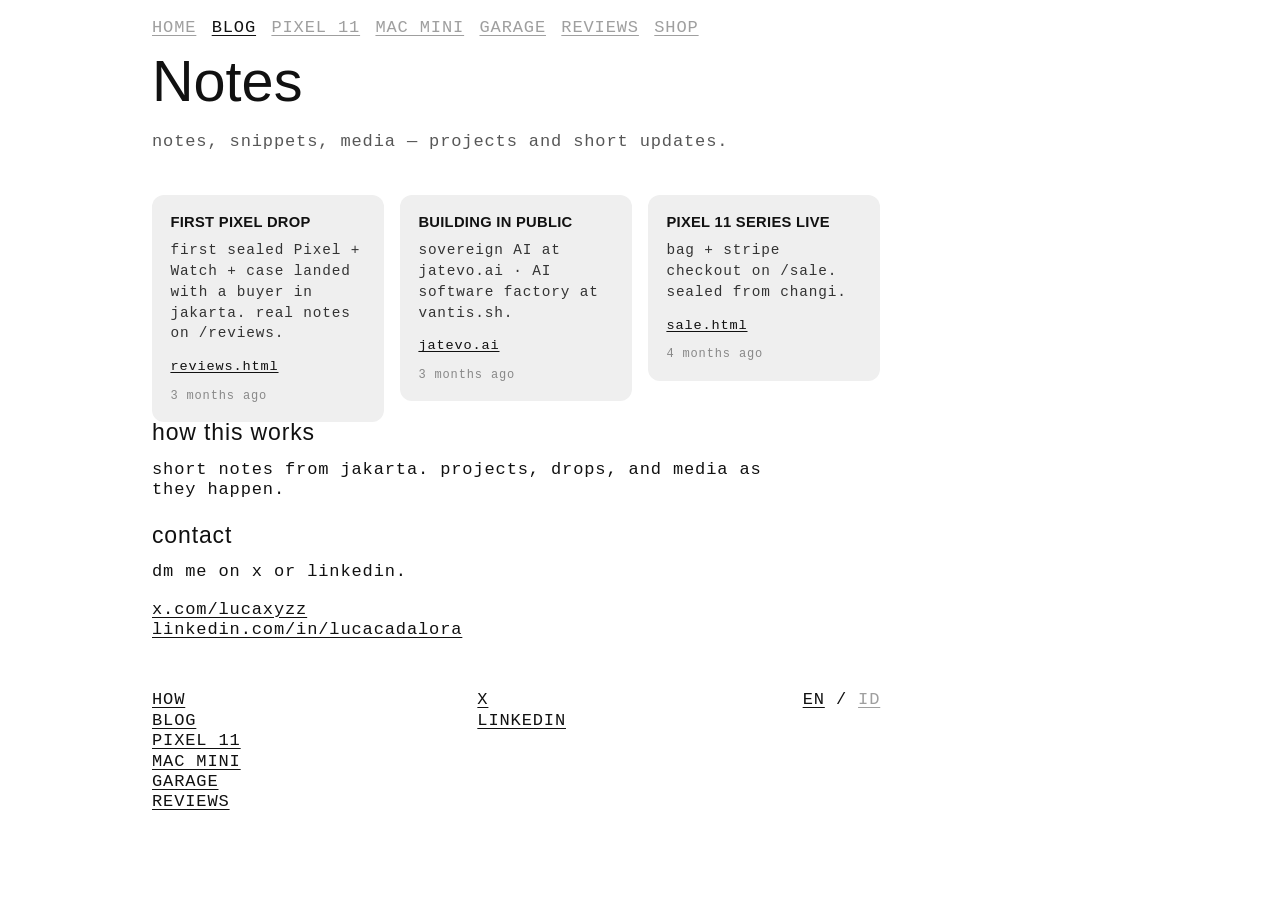
<file: blog.html>
<!DOCTYPE html>
<html lang="en">
<head>
  <meta charset="utf-8">
  <meta name="viewport" content="width=device-width, initial-scale=1">
  <title>Blog — Luca Cada Lora</title>
  <meta name="description" content="notes, snippets, media from jakarta">
  <meta property="og:title" content="Blog — Luca Cada Lora">
  <meta property="og:description" content="notes, snippets, media from jakarta">
  <meta property="og:type" content="website">
  <meta name="twitter:card" content="summary_large_image">
  <link rel="icon" href="favicon.svg" type="image/svg+xml">
  <link rel="apple-touch-icon" href="favicon.svg">
  <link rel="stylesheet" href="css/fonts.css">
  <link rel="stylesheet" href="css/main.css">
  <link rel="stylesheet" href="css/layout.css">
</head>
<body>
  <nav class="small page-top-nav" aria-label="primary">
    <ul class="h-list">
      <li><a href="index.html" data-i18n="home">home</a></li>
      <li><a href="blog.html" class="current" aria-current="page" data-i18n="blog">blog</a></li>
      <li><a href="sale.html" data-i18n="sale">pixel 11</a></li>
      <li><a href="mac-mini.html" data-i18n="macMini">mac mini</a></li>
      <li><a href="garage.html" data-i18n="garage">garage</a></li>
      <li><a href="reviews.html" data-i18n="reviews">reviews</a></li>
      <li><a href="https://www.tokopedia.com/gadgetsing" target="_blank" rel="noopener" data-i18n="shop">shop</a></li>
    </ul>
  </nav>

  <header class="big sale-header" id="top">
    <span data-i18n="title">Notes</span>
  </header>

  <section class="small sale" id="blog">
    <p class="sale-intro" id="sale-intro">notes, snippets, media — projects and short updates.</p>

    <ul class="blog-grid" id="blog-grid"></ul>
  </section>

  <section class="small sale-anchor" id="how">
    <div class="sale-copy">
      <h2 data-i18n="howTitle">how this works</h2>
      <div id="how-body"></div>
    </div>
  </section>

  <section class="small sale-anchor" id="contact">
    <div class="sale-copy">
      <h2 data-i18n="contactTitle">contact</h2>
      <p data-i18n="contactBody">dm me on x or linkedin.</p>
      <p>
        <a class="underline" id="x-link" href="https://x.com/lucaxyzz" target="_blank" rel="noopener">x.com/lucaxyzz</a>
        <br>
        <a class="underline" id="li-link" href="https://www.linkedin.com/in/lucacadalora" target="_blank" rel="noopener">linkedin.com/in/lucacadalora</a>
      </p>
    </div>
  </section>

  <footer class="small page-footer">
    <div>
      <a href="#how" data-i18n="footerHow">how</a><br>
      <a href="#blog" data-i18n="blog">blog</a><br>
      <a href="sale.html" data-i18n="sale">pixel 11</a><br>
      <a href="mac-mini.html" data-i18n="macMini">mac mini</a><br>
      <a href="garage.html" data-i18n="garage">garage</a><br>
      <a href="reviews.html" data-i18n="reviews">reviews</a>
    </div>
    <div>
      <a id="footer-x" href="https://x.com/lucaxyzz" target="_blank" rel="noopener">x</a><br>
      <a id="footer-li" href="https://www.linkedin.com/in/lucacadalora" target="_blank" rel="noopener">linkedin</a>
    </div>
    <div class="lang-switcher">
      <a href="#en" data-locale="en" class="current">en</a>
      /
      <a href="#id" data-locale="id">id</a>
    </div>
  </footer>

  <button type="button" class="scroll-to-top" id="scroll-to-top" aria-label="back to top" tabindex="-1" aria-hidden="true">
    <span aria-hidden="true">↑</span>
  </button>

  <script src="js/config.js"></script>
  <script src="js/blog.js"></script>
</body>
</html>
</file>
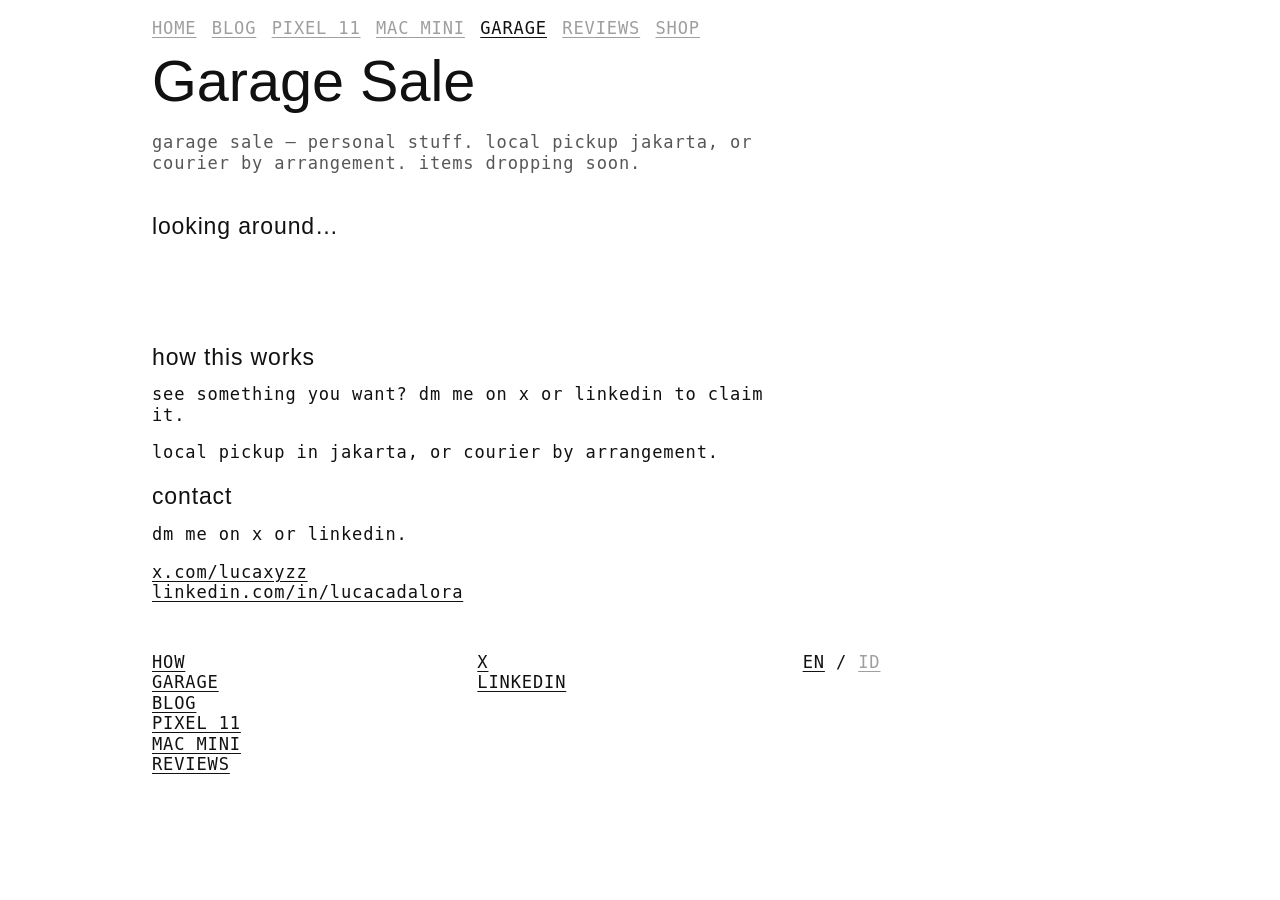
<file: garage.html>
<!DOCTYPE html>
<html lang="en">
<head>
  <meta charset="utf-8">
  <meta name="viewport" content="width=device-width, initial-scale=1">
  <title>Garage Sale — Luca Cada Lora</title>
  <meta name="description" content="personal garage sale in jakarta. local pickup or courier by arrangement. items dropping soon.">
  <meta property="og:title" content="Garage Sale — Luca Cada Lora">
  <meta property="og:description" content="personal garage sale in jakarta. local pickup or courier by arrangement. items dropping soon.">
  <meta property="og:type" content="website">
  <meta name="twitter:card" content="summary_large_image">
  <link rel="icon" href="favicon.svg" type="image/svg+xml">
  <link rel="apple-touch-icon" href="favicon.svg">
  <link rel="stylesheet" href="css/fonts.css">
  <link rel="stylesheet" href="css/main.css">
  <link rel="stylesheet" href="css/layout.css">
</head>
<body>
  <nav class="small page-top-nav" aria-label="primary">
    <ul class="h-list">
      <li><a href="index.html" data-i18n="home">home</a></li>
      <li><a href="blog.html" data-i18n="blog">blog</a></li>
      <li><a href="sale.html" data-i18n="sale">pixel 11</a></li>
      <li><a href="mac-mini.html" data-i18n="macMini">mac mini</a></li>
      <li><a href="garage.html" class="current" aria-current="page" data-i18n="garage">garage</a></li>
      <li><a href="reviews.html" data-i18n="reviews">reviews</a></li>
      <li><a href="https://www.tokopedia.com/gadgetsing" target="_blank" rel="noopener" data-i18n="shop">shop</a></li>
    </ul>
  </nav>

  <header class="big sale-header" id="top">
    <span data-i18n="title">Garage Sale</span>
  </header>

  <section class="small sale" id="sale">
    <p class="sale-intro" id="sale-intro">garage sale — personal stuff. local pickup jakarta, or courier by arrangement. items dropping soon.</p>

    <ul class="sale-grid" id="sale-grid"></ul>
  </section>

  <section class="small sale-anchor" id="how">
    <div class="sale-copy">
      <h2 data-i18n="howTitle">how this works</h2>
      <div id="how-body"></div>
    </div>
  </section>

  <section class="small sale-anchor" id="contact">
    <div class="sale-copy">
      <h2 data-i18n="contactTitle">contact</h2>
      <p data-i18n="contactBody">dm me on x or linkedin.</p>
      <p>
        <a class="underline" id="x-link" href="https://x.com/lucaxyzz" target="_blank" rel="noopener">x.com/lucaxyzz</a>
        <br>
        <a class="underline" id="li-link" href="https://www.linkedin.com/in/lucacadalora" target="_blank" rel="noopener">linkedin.com/in/lucacadalora</a>
      </p>
    </div>
  </section>

  <footer class="small page-footer">
    <div>
      <a href="#how" data-i18n="footerHow">how</a><br>
      <a href="#sale" data-i18n="garage">garage</a><br>
      <a href="blog.html" data-i18n="blog">blog</a><br>
      <a href="sale.html" data-i18n="sale">pixel 11</a><br>
      <a href="mac-mini.html" data-i18n="macMini">mac mini</a><br>
      <a href="reviews.html" data-i18n="reviews">reviews</a>
    </div>
    <div>
      <a id="footer-x" href="https://x.com/lucaxyzz" target="_blank" rel="noopener">x</a><br>
      <a id="footer-li" href="https://www.linkedin.com/in/lucacadalora" target="_blank" rel="noopener">linkedin</a>
    </div>
    <div class="lang-switcher">
      <a href="#en" data-locale="en" class="current">en</a>
      /
      <a href="#id" data-locale="id">id</a>
    </div>
  </footer>

  <button type="button" class="scroll-to-top" id="scroll-to-top" aria-label="back to top" tabindex="-1" aria-hidden="true">
    <span aria-hidden="true">↑</span>
  </button>

  <script src="js/config.js"></script>
  <script src="js/garage.js"></script>
</body>
</html>
</file>
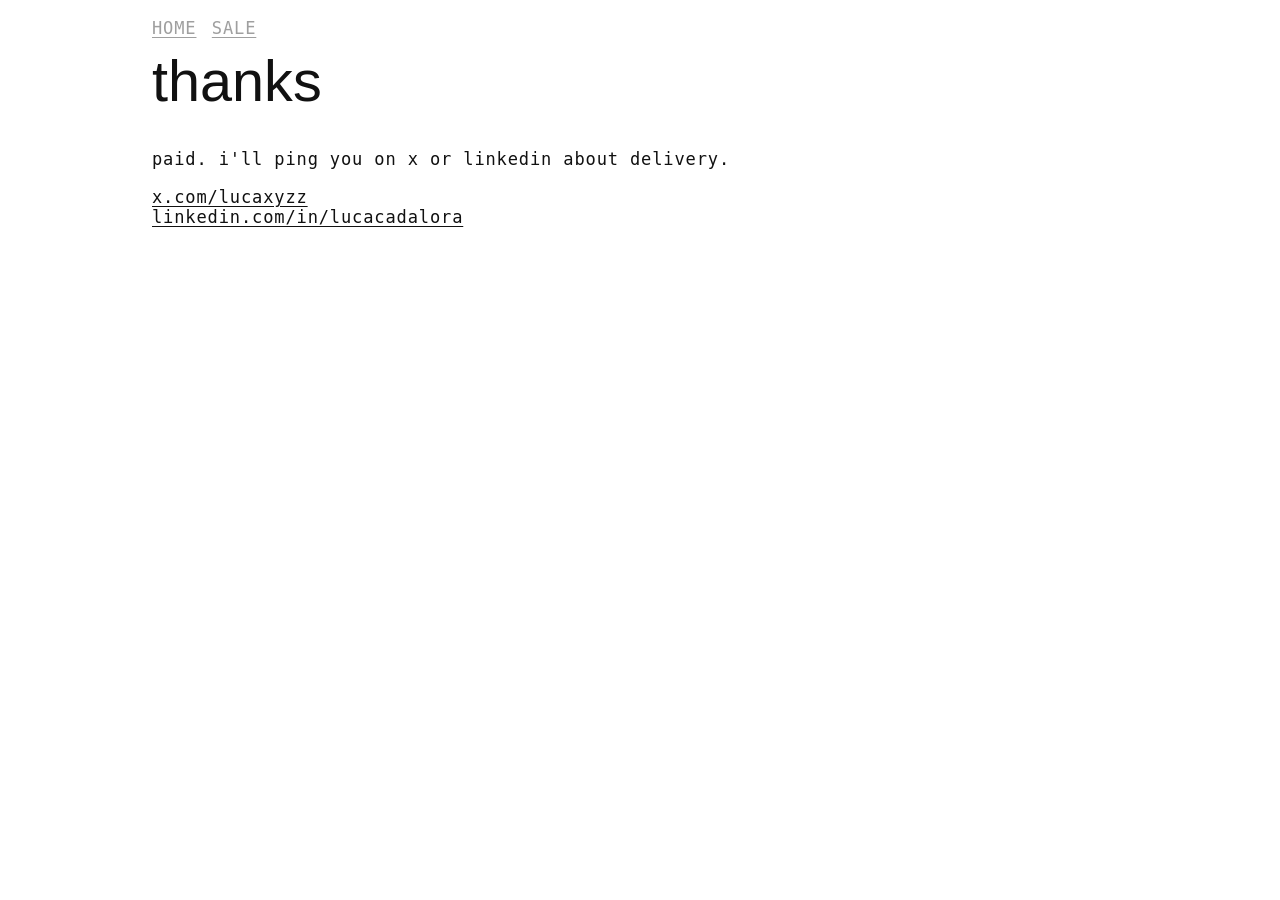
<file: success.html>
<!DOCTYPE html>
<html lang="en">
<head>
  <meta charset="utf-8">
  <meta name="viewport" content="width=device-width, initial-scale=1">
  <title>paid — Pixel 11</title>
  <meta name="description" content="thanks. i'll ping you on x or linkedin about delivery.">
  <link rel="icon" href="favicon.svg" type="image/svg+xml">
  <link rel="stylesheet" href="css/fonts.css">
  <link rel="stylesheet" href="css/main.css">
  <link rel="stylesheet" href="css/layout.css">
</head>
<body>
  <nav class="small page-top-nav" aria-label="primary">
    <ul class="h-list">
      <li><a href="index.html">home</a></li>
      <li><a href="sale.html">sale</a></li>
    </ul>
  </nav>

  <header class="big sale-header" id="top">
    <span>thanks</span>
  </header>

  <section class="small sale">
    <div class="sale-copy">
      <p>paid. i'll ping you on x or linkedin about delivery.</p>
      <p>
        <a class="underline" href="https://x.com/lucaxyzz" target="_blank" rel="noopener">x.com/lucaxyzz</a>
        <br>
        <a class="underline" href="https://www.linkedin.com/in/lucacadalora" target="_blank" rel="noopener">linkedin.com/in/lucacadalora</a>
      </p>
    </div>
  </section>
</body>
</html>
</file>
<file: css/fonts.css>
/* NB International — discrete weights (static faces; range breaks matching) */
@font-face {
  font-family: "nbintl";
  src: url("https://ryo.lu/fonts/NBInternationalPro.woff2") format("woff2"),
       url("https://ryo.lu/fonts/NBInternationalPro.woff") format("woff");
  font-style: normal;
  font-weight: 400;
  font-display: swap;
}
@font-face {
  font-family: "nbintl";
  src: url("https://ryo.lu/fonts/NBInternationalPro.woff2") format("woff2"),
       url("https://ryo.lu/fonts/NBInternationalPro.woff") format("woff");
  font-style: normal;
  font-weight: 500;
  font-display: swap;
}
@font-face {
  font-family: "nbintl";
  src: url("https://ryo.lu/fonts/NBInternationalPro.woff2") format("woff2"),
       url("https://ryo.lu/fonts/NBInternationalPro.woff") format("woff");
  font-style: normal;
  font-weight: 600;
  font-display: swap;
}
@font-face {
  font-family: "nbintl";
  src: url("https://ryo.lu/fonts/NBInternationalPro.woff2") format("woff2"),
       url("https://ryo.lu/fonts/NBInternationalPro.woff") format("woff");
  font-style: normal;
  font-weight: 700;
  font-display: swap;
}
@font-face {
  font-family: "nbintl-mono";
  src: url("https://ryo.lu/fonts/NBInternationalPro-Mono.woff2") format("woff2"),
       url("https://ryo.lu/fonts/NBInternationalPro-Mono.woff") format("woff");
  font-style: normal;
  font-weight: 400;
  font-display: swap;
}
@font-face {
  font-family: "nbintl-mono";
  src: url("https://ryo.lu/fonts/NBInternationalPro-Mono.woff2") format("woff2"),
       url("https://ryo.lu/fonts/NBInternationalPro-Mono.woff") format("woff");
  font-style: normal;
  font-weight: 500;
  font-display: swap;
}
</file>
<file: css/main.css>
/* font-fix-20260921 */
/* --- pixel-site: fonts + sale extras (match ryo.lu NB International) --- */
:root{
  --header-font-family:"nbintl","Hiragino Sans","Yu Gothic",YuGothic,sans-serif;
  --body-font-family:"nbintl-mono","Hiragino Sans","Yu Gothic",YuGothic,ui-monospace,monospace;
}
body{font-family:var(--body-font-family);margin:0;padding:0;background:#fff;color:#111}
.big,.sale-header,.sale-card-title,.sale-reserve-sheet-head h2,.journal-entry-title,.home-block h2,.home-name{
  font-family:var(--header-font-family);
  font-weight:500
}
.small{font-size:1.33333vw;letter-spacing:.05em;line-height:1.2em}
@media (min-width:1440px){.sale-reserve-sheet,.small{font-size:16px;line-height:1.3em}}
@media (max-width:760px){.sale-reserve-sheet,.small{font-size:12px;line-height:1.3em}}
a{color:#111;text-decoration:none}
.small a{text-decoration:underline;text-underline-offset:.18em}
.page-top-nav{
  display:flex;
  align-items:baseline;
  justify-content:space-between;
  gap:1.5rem;
  max-width:1510px;
  padding:2.5vw 10vw 0;
  text-transform:uppercase;
}
.page-top-nav a{opacity:.4}
.page-top-nav a.current{opacity:1}
.nav-bag{
  appearance:none;
  background:none;
  border:0;
  color:inherit;
  cursor:pointer;
  font:inherit;
  letter-spacing:inherit;
  line-height:inherit;
  margin:0;
  opacity:.4;
  padding:0;
  text-decoration:underline;
  text-underline-offset:.18em;
  text-transform:uppercase;
}
.nav-bag.has-items{opacity:1}
.h-list{display:flex;list-style:none;margin:0;padding-left:0}
.h-list li{margin-right:1.2vw}
.sale-header{font-size:4.5vw;padding:6vw 10vw 5vw}
.sale-intro{margin:0 0 2.5em;max-width:36em;opacity:.7}
.sale-grid{display:grid;gap:2rem 1.5rem;grid-template-columns:repeat(auto-fill,minmax(220px,1fr));list-style:none;margin:0 0 6em;padding:0;align-items:stretch}
.sale-card{display:flex;flex-direction:column;height:100%}
.sale-card-media{aspect-ratio:4/3;background:#fff;margin-bottom:.85em;overflow:hidden}
.sale-card-media img{display:block;height:100%;object-fit:contain;width:100%}
.sale-card-body{display:flex;flex-direction:column;flex:1}
.sale-card-category{font-size:.85em;letter-spacing:.08em;margin:0 0 .35em;opacity:.45;text-transform:uppercase}
.sale-card-title{font-size:1.35em;margin:0 0 .35em}
.sale-price-row{display:inline-flex;flex-wrap:wrap;gap:.45em .65em}
.sale-price-estimate{opacity:.4;text-decoration:line-through}
.sale-chip,.sale-reserve-btn,.sale-reserve-cancel,.sale-reserve-submit{appearance:none;background:none;border:0;color:inherit;cursor:pointer;font:inherit}
.sale-chip{border:1px solid transparent;border-radius:.45em;padding:.35em .7em}
.sale-chip.is-on{border-color:color-mix(in srgb,currentColor 35%,transparent)}
.sale-chip-row{display:flex;flex-wrap:wrap;gap:.45rem .55rem}
.sale-filter{margin:0 0 2em}
.sale-card-storage{margin:0 0 .65em;min-height:2.35em}
.sale-card-contact{margin-top:auto;padding-top:.2em}
.sale-price-note{display:block;margin:.25em 0 0;opacity:.4;font-size:.92em}
.sale-copy{max-width:36em;margin:0 0 1.4em}
.sale-copy h2{font-family:var(--header-font-family);font-size:1.35em;font-weight:500;margin:0 0 .55em}
footer.page-footer{display:flex;max-width:1510px;padding:2vw 10vw 8vw;text-transform:uppercase}
footer.page-footer>div{flex:1 1}
.lang-switcher a{opacity:.4}
.lang-switcher a.current{opacity:1}
.sale-reserve-layer[hidden],.sale-reserve-bar[hidden],.sale-reserve-confirm[hidden]{display:none !important}
.sale-reserve-layer:not([hidden]){display:flex}
.sale-reserve-bar{display:none !important}
.sale-reserve-layer{
  position:fixed;
  inset:0;
  align-items:stretch;
  justify-content:flex-end;
  z-index:50;
  transition:opacity .24s ease;
}
.sale-reserve-items li.is-out { opacity:0; transform:translateX(14px); max-height:0; padding-top:0; padding-bottom:0; border-bottom-color:transparent; pointer-events:none; }
.sale-reserve-layer.is-closing { opacity:0; }
@media (prefers-reduced-motion:reduce) { .sale-reserve-items li, .sale-reserve-layer { transition:none; } }
.sale-reserve-backdrop{position:absolute;inset:0;background:#1111112e;border:0}
.sale-reserve-sheet{
  position:relative;
  background:#fff;
  width:min(22.5rem,100vw);
  height:100%;
  max-height:100vh;
  overflow:auto;
  padding:1.35rem 1.4rem 1.6rem;
  border-left:1px solid currentColor;
}
.sale-reserve-sheet-head{display:flex;justify-content:space-between;align-items:baseline;margin:0 0 1.2em}
.sale-reserve-sheet-head h2{font-size:1.5em;margin:0}
.sale-reserve-form{display:grid;gap:1.1rem;width:100%;margin:0}
.sale-reserve-form input,.sale-reserve-form textarea{border:0;border-bottom:1px solid #1113;font:inherit;width:100%;padding:.45em 0}
.sale-reserve-items{list-style:none;width:100%;margin:0 0 1.4em;padding:0}
.sale-reserve-items li{display:grid;grid-template-columns:minmax(0,1fr) auto auto;gap:.65em;align-items:baseline;padding:.75em 0;border-bottom:1px solid color-mix(in srgb,currentColor 12%,transparent);overflow:hidden;max-height:7em;transition:opacity .28s ease, transform .28s ease, max-height .32s ease, padding .28s ease, border-color .28s ease}
.sale-reserve-item-title{display:flex;flex-direction:column;gap:.2em}
.sale-reserve-item-meta{opacity:.45}
.sale-reserve-total{font-weight:500}
.sale-reserve-remove{appearance:none;background:none;border:0;color:inherit;cursor:pointer;font:inherit;opacity:.4}
.sale-reserve-error{margin:0;opacity:.7}
.sale-reserve-actions{display:flex;justify-content:space-between;align-items:center;gap:1em;margin-top:1.2em}
.sale-reserve-submit{background:#111;color:#fff;padding:.7em 1.5em}
.sale-reserve-submit:disabled{opacity:.45}
.sale-reserve-target{position:absolute;width:1px;height:1px;pointer-events:none}
.sale-add-flight{position:fixed;z-index:40;pointer-events:none;overflow:hidden}
.sale-add-flight img{display:block;width:100%;height:100%;object-fit:contain}
body.sheet-open{overflow:hidden}
.home-profile{display:flex;align-items:center;gap:1.6rem;max-width:1510px;padding:1.2rem 10vw .8rem}
.home-photo{width:min(9.5rem,28vw);height:min(9.5rem,28vw);object-fit:cover;border-radius:50%;object-position:50% 18%}
.home-name{font-family:var(--header-font-family);font-size:clamp(28px,4.2vw,64px);font-weight:500;letter-spacing:-0.015em;line-height:1.15;margin:0 0 .25em}
.home-headline{margin:0 0 .45em;opacity:.75}
.home-meta{margin:0;opacity:.5}
.home-block{margin:0 0 2.6em;max-width:36em}
.home-block h2{font-size:1.35em;margin:0 0 .7em}
.home-cv{list-style:none;margin:0;padding:0}
.home-cv li{margin:0 0 1em}
.home-cv-role{display:block;margin-top:.2em;opacity:.5}
.pay-list{list-style:none;margin:1.1em 0 0;padding:0}
.pay-group-label{margin:1em 0 .45em;opacity:.4}
.pay-row{display:flex;align-items:center;gap:.7em;margin:0 0 .55em}
.pay-logo{width:1.35em;height:1.35em;object-fit:cover}
.pay-logo.pay-flag{border-radius:.12em;height:1em;width:1.4em}
.scroll-to-top{position:fixed;right:2.5vw;bottom:2.5vw;opacity:0;border:0;background:none;pointer-events:none}
.scroll-to-top.is-visible{opacity:.45;pointer-events:auto}
.review-card-meta{opacity:.45}
.review-card-quote{margin:.45em 0 0;opacity:.85;line-height:1.45}

.review-card-stars{margin:0 0 .35em;letter-spacing:.08em;font-size:1.05em;line-height:1}
.review-card-stars-empty{opacity:.25}
.review-tweet{margin-top:1em;max-width:100%;overflow:hidden}
.review-tweet .twitter-tweet{margin:0 !important}

/* blog microblog — udara-inspired */
.blog-grid {
  list-style: none;
  margin: 0;
  padding: 0;
  column-count: 1;
  column-gap: 1rem;
}
@media (min-width: 640px) { .blog-grid { column-count: 2; } }
@media (min-width: 960px) { .blog-grid { column-count: 3; } }
@media (min-width: 1280px) { .blog-grid { column-count: 4; } }
.blog-card {
  break-inside: avoid;
  margin: 0 0 1rem;
  padding: 1.1rem 1.15rem 1rem;
  background: #efefef;
  border-radius: 12px;
  display: block;
}
.blog-card-title {
  margin: 0 0 0.55rem;
  font-size: 0.92rem;
  font-weight: 600;
  letter-spacing: 0.02em;
  text-transform: uppercase;
  line-height: 1.25;
  font-family: var(--header-font-family);
}
.blog-card-body {
  margin: 0 0 0.75rem;
  font-size: 0.9rem;
  line-height: 1.45;
  color: #333;
}
.blog-card-media {
  margin: 0 0 0.75rem;
  border-radius: 8px;
  overflow: hidden;
}
.blog-card-media img {
  display: block;
  width: 100%;
  height: auto;
}
.blog-card-time {
  margin: 0;
  font-size: 0.75rem;
  color: #888;
}
.blog-card-link {
  display: inline-block;
  margin-bottom: 0.5rem;
  font-size: 0.85rem;
}
</file>
<file: css/layout.css>
/* Center the page column so the left gutter matches the right */
:root{
  --page-max:1120px;
  --page-pad:clamp(1.75rem,6vw,4.5rem);
}
.page-top-nav,
header:not(.sale-reserve-sheet-head),
.home-profile,
.home-header,
.journal-header,
.sale-header,
section:not(.sale-reserve-sheet),
footer.page-footer{
  box-sizing:border-box;
  margin-left:auto;
  margin-right:auto;
  max-width:var(--page-max);
  padding-left:var(--page-pad);
  padding-right:var(--page-pad);
}
.page-top-nav{
  display:flex;
  align-items:baseline;
  justify-content:space-between;
  padding-top:1.15rem;
  padding-bottom:0;
}
header.home-profile{
  padding-top:.85rem;
  padding-bottom:.8rem;
}
.sale-header,
.journal-header,
.home-header{
  height:auto;
  min-height:0;
  padding-top:.55rem;
  padding-bottom:1.15rem;
}
@media (max-width:760px){
  .page-top-nav{padding-top:1rem}
  header.home-profile{padding-top:.8rem;padding-bottom:.7rem}
  .sale-header,.journal-header,.home-header{padding-top:.4rem;padding-bottom:.9rem}
}

.flow{
  position:relative;
  margin:1.5em 0 0;
  max-width:42em;
  padding-left:1.35em;
}
.flow:before{
  content:"";
  position:absolute;
  left:.4em;
  top:.45em;
  bottom:.45em;
  width:1px;
  background:currentColor;
  opacity:.28;
}
.flow-node{
  display:block;
  width:100%;
  max-width:100%;
  position:relative;
  z-index:1;
  background:#fff;
  border:1px solid currentColor;
  box-sizing:border-box;
  padding:.7em .85em;
}
.flow-title{
  display:block;
  font-family:var(--header-font-family);
  font-weight:500;
  letter-spacing:-.01em;
  line-height:1.3;
}
.flow-hint{
  display:block;
  margin-top:.28em;
  letter-spacing:.02em;
  opacity:.5;
}
.flow-rail{
  width:1px;
  height:1.1em;
  visibility:hidden;
}
.flow-q{
  margin:0 0 .55em;
  letter-spacing:.04em;
  opacity:.42;
}
.flow-split{max-width:100%}
.flow-arms{
  display:grid;
  grid-template-columns:1fr;
  gap:.75rem;
  position:relative;
  padding-top:.15em;
}
.flow-arms:before{display:none}
.flow-arm{min-width:0}
.flow-arm .flow-node{display:block;width:100%}
.flow-edge{
  display:block;
  margin-bottom:.4em;
  letter-spacing:.06em;
  opacity:.42;
}
@media (min-width:761px){
  .flow-arms{
    grid-template-columns:minmax(0,1fr) minmax(0,1fr);
    gap:.85rem 1.1rem;
    padding-top:.7em;
  }
  .flow-arms:before{
    display:block;
    content:"";
    position:absolute;
    top:0;
    left:0;
    right:25%;
    height:1px;
    background:currentColor;
    opacity:.28;
  }
}
.faq-notes{display:none}
.faq-flow{margin:0;padding:0}

.sale-card{
  position:relative;
  z-index:1;
}
.sale-card.is-price-open{z-index:3}
.sale-card-price{position:relative}
.sale-price-line--ask{
  display:flex;
  align-items:baseline;
  gap:.45em;
  margin:0 0 .2em;
}
.sale-price-estimate,
.sale-price-k{display:none}
.price-info{
  appearance:none;
  background:#fff;
  border:1px solid currentColor;
  border-radius:50%;
  color:inherit;
  cursor:pointer;
  font:inherit;
  font-size:.72em;
  height:1.6em;
  letter-spacing:0;
  line-height:1.5;
  margin:0;
  opacity:.45;
  padding:0;
  position:relative;
  vertical-align:middle;
  width:1.6em;
}
.price-info:hover,
.price-info[aria-expanded="true"]{opacity:1}
.price-pop{
  display:block;
  list-style:none;
  max-height:0;
  margin:0;
  overflow:hidden;
  opacity:0;
  padding:0 .1em;
  pointer-events:none;
  transform:translateY(-6px);
  visibility:hidden;
  transition:opacity .28s ease,transform .28s ease,max-height .32s ease,margin .28s ease;
}
.price-pop.is-open{
  max-height:52em;
  margin:1em 0 .15em;
  opacity:1;
  pointer-events:auto;
  transform:none;
  visibility:visible;
}
.price-pop li{
  display:grid;
  grid-template-columns:1.5em minmax(0,1fr) max-content;
  align-items:baseline;
  column-gap:.75em;
  padding:.7em 0;
  border-top:1px solid color-mix(in srgb, currentColor 14%, transparent);
}
.price-pop li:first-child{
  border-top:0;
  padding-top:.15em;
}
.price-n{opacity:.38}
.price-name{
  opacity:.68;
  overflow-wrap:normal;
  word-break:normal;
  hyphens:none;
  padding-right:.35em;
}
.price-cost,
.price-pop .price-cost{
  text-align:right;
  text-decoration:none !important;
  white-space:nowrap;
}
.price-pop,
.price-pop *{text-decoration:none !important}
@media (prefers-reduced-motion:reduce){
  .price-pop{transition:none}
}
</file>
